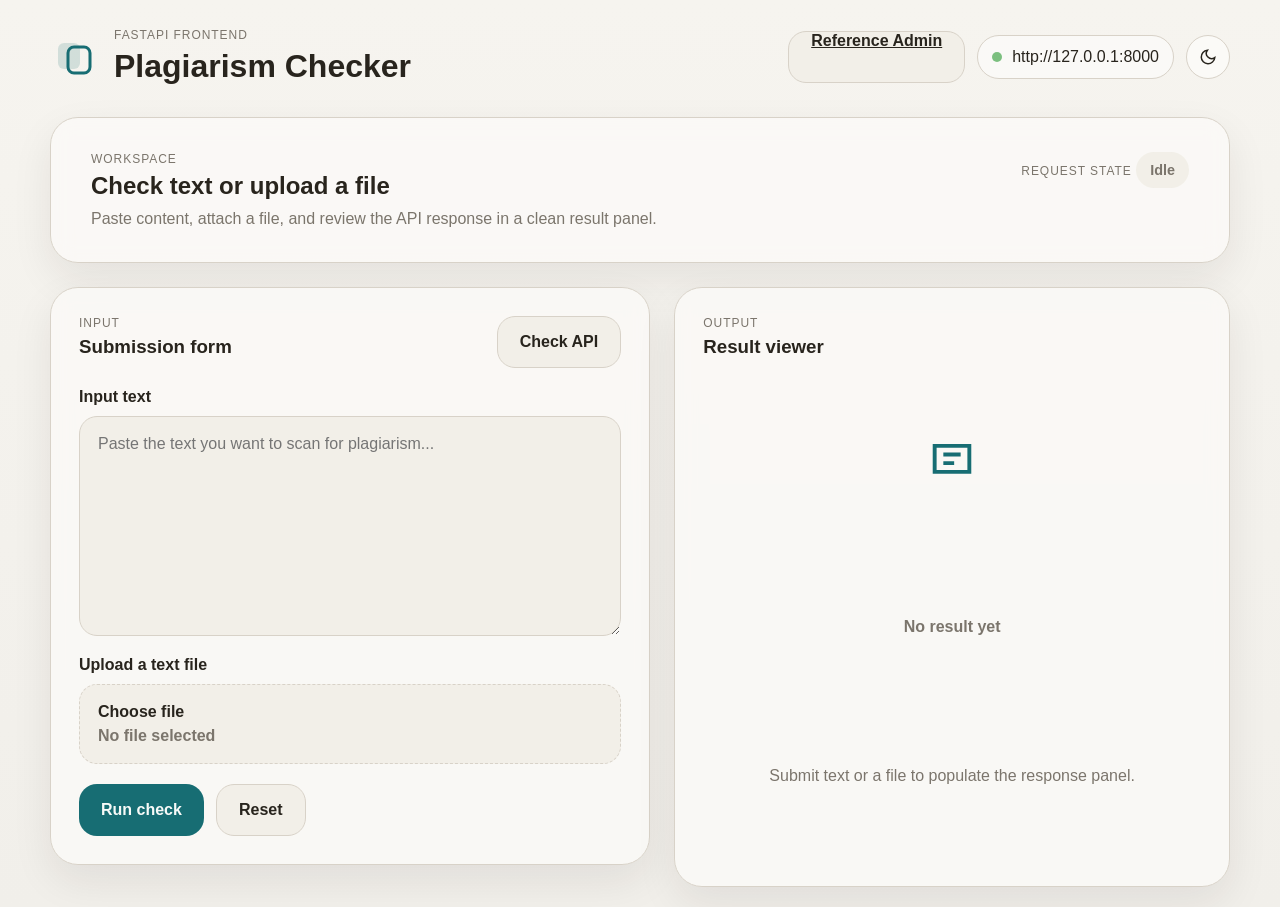
<file: frontend/index.html>
<!DOCTYPE html>
<html lang="en" data-theme="light">
<head>
  <meta charset="UTF-8" />
  <meta name="viewport" content="width=device-width, initial-scale=1.0" />
  <title>Plagiarism Checker UI</title>
  <meta
    name="description"
    content="Minimal frontend for a FastAPI plagiarism detection service."
  />

  <link rel="preconnect" href="https://api.fontshare.com" />
  <link
    href="https://api.fontshare.com/v2/css?f[]=satoshi@400,500,700&display=swap"
    rel="stylesheet"
  />
  <link rel="stylesheet" href="./style.css" />
  <script defer src="./app.js"></script>
</head>
<body>
  <a class="skip-link" href="#main-content">Skip to content</a>

  <header class="topbar">
    <div class="brand">
      <div class="brand-mark" aria-hidden="true">
        <svg viewBox="0 0 48 48" role="img" aria-label="Plagiarism checker logo">
          <rect x="8" y="10" width="22" height="26" rx="6" fill="currentColor" opacity="0.16"></rect>
          <rect x="18" y="14" width="22" height="26" rx="6" fill="none" stroke="currentColor" stroke-width="3"></rect>
        </svg>
      </div>
      <div>
        <p class="eyebrow">FastAPI frontend</p>
        <h1>Plagiarism Checker</h1>
      </div>
    </div>

    <div class="topbar-actions">
      <a class="btn btn-secondary" href="./admin-login.html">Reference Admin</a>
      <div class="backend-chip">
        <span class="dot"></span>
        <span id="backend-url">http://127.0.0.1:8000</span>
      </div>

      <button
        class="icon-button"
        type="button"
        data-theme-toggle
        aria-label="Toggle theme"
        title="Toggle theme"
      >
        <svg width="18" height="18" viewBox="0 0 24 24" fill="none" stroke="currentColor" stroke-width="2">
          <path d="M21 12.79A9 9 0 1 1 11.21 3 7 7 0 0 0 21 12.79z"></path>
        </svg>
      </button>
    </div>
  </header>

  <main id="main-content" class="page-shell">
    <section class="hero-card">
      <div>
        <p class="section-label">Workspace</p>
        <h2>Check text or upload a file</h2>
        <p class="hero-copy">
          Paste content, attach a file, and review the API response in a clean result panel.
        </p>
      </div>

      <div class="hero-state">
        <span class="label">Request state</span>
        <span id="request-state" class="pill neutral">Idle</span>
      </div>
    </section>

    <section class="grid-layout">
      <article class="panel form-panel">
        <div class="panel-head panel-head-split">
          <div>
            <p class="section-label">Input</p>
            <h3>Submission form</h3>
          </div>

          <div class="header-actions">
            <button id="health-btn" class="btn btn-secondary" type="button">
              Check API
            </button>
            <div
              id="health-status"
              class="notice hidden health-inline"
              role="status"
              aria-live="polite"
            ></div>
          </div>
        </div>

        <div id="error-box" class="notice error hidden" aria-live="assertive"></div>

        <form id="plagiarism-form" class="stack" novalidate>


          <div class="field">
            <label for="text">Input text</label>
            <textarea
              id="text"
              name="text"
              rows="10"
              placeholder="Paste the text you want to scan for plagiarism..."
            ></textarea>
          </div>

          <div class="field">
            <span class="label-row">Upload a text file</span>
            <label class="file-drop" for="file">
              <span class="file-drop-title">Choose file</span>
              <span class="file-drop-subtitle" id="file-name">No file selected</span>
              <input
                id="file"
                name="file"
                type="file"
                accept=".txt,.pdf"
              />
            </label>
          </div>

          <div class="action-row">
            <button class="btn btn-primary" type="submit">Run check</button>
            <button id="reset-btn" class="btn btn-ghost" type="reset">Reset</button>
          </div>
        </form>
      </article>

      <article class="panel result-panel">
        <div class="panel-head">
          <div>
            <p class="section-label">Output</p>
            <h3>Result viewer</h3>
          </div>
        </div>

        <div id="empty-state" class="empty-state">
          <div class="empty-icon" aria-hidden="true">
            <svg viewBox="0 0 24 24" fill="none" stroke="currentColor" stroke-width="1.8">
              <path d="M4 5h16v12H4z"></path>
              <path d="M8 9h8M8 13h5"></path>
            </svg>
          </div>
          <h4>No result yet</h4>
          <p>Submit text or a file to populate the response panel.</p>
        </div>

        <div id="result-content" class="result-content hidden">
          <div class="stats-grid">
            <div class="stat-card">
              <span class="stat-label">Message</span>
              <strong id="result-message">—</strong>
            </div>
            <div class="stat-card">
              <span class="stat-label">Input length</span>
              <strong id="result-length">0</strong>
            </div>
            <div class="stat-card">
              <span class="stat-label">Chunks</span>
              <strong id="result-chunks">0</strong>
            </div>
            <div class="stat-card">
              <span class="stat-label">Detected</span>
              <strong id="result-detected">—</strong>
            </div>
          </div>

          <div class="table-wrap">
            <table>
              <thead>
                <tr>
                  <th>Document</th>
                  <th>Similarity</th>
                  <th>Matched Passage</th>
                  <th>Evidence</th>
                </tr>
              </thead>
              <tbody id="matches-body"></tbody>
            </table>
          </div>

          <div class="raw-block">
            <div class="raw-head">
              <span class="section-label">Raw JSON</span>
            </div>
            <pre id="raw-output"></pre>
          </div>
        </div>
      </article>
    </section>
  </main>
</body>
</html>
</file>
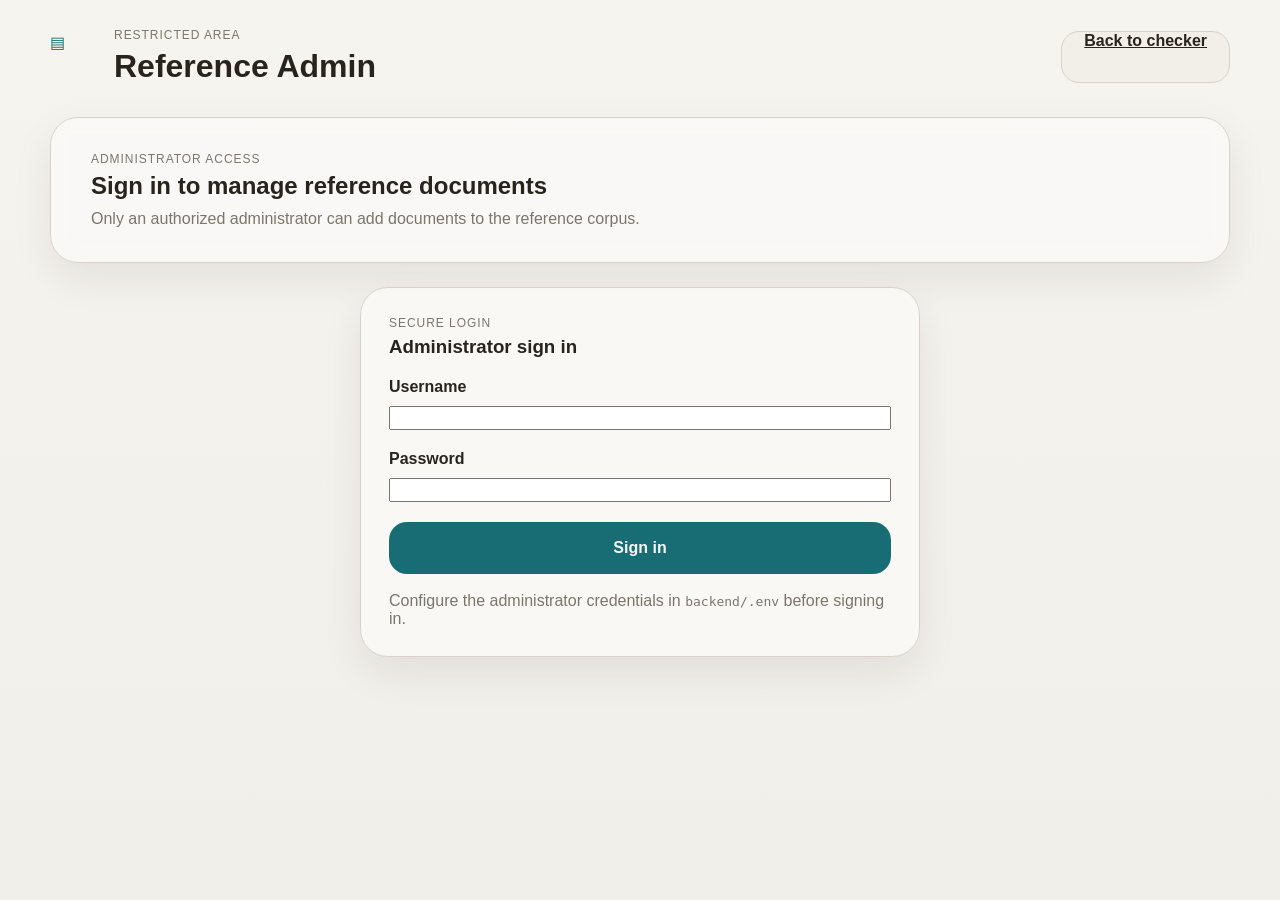
<file: frontend/admin-login.html>
<!DOCTYPE html>
<html lang="en" data-theme="light">
<head>
  <meta charset="UTF-8" />
  <meta name="viewport" content="width=device-width, initial-scale=1.0" />
  <title>Administrator Login | Reference Management</title>
  <link rel="stylesheet" href="./style.css" />
  <link rel="stylesheet" href="./admin.css" />
  <script defer src="./admin-login.js"></script>
</head>
<body>
  <header class="topbar">
    <div class="brand">
      <div class="brand-mark" aria-hidden="true">▤</div>
      <div><p class="eyebrow">Restricted area</p><h1>Reference Admin</h1></div>
    </div>
    <a class="btn btn-secondary" href="./index.html">Back to checker</a>
  </header>
  <main class="page-shell admin-shell">
    <section class="hero-card">
      <div>
        <p class="section-label">Administrator access</p>
        <h2>Sign in to manage reference documents</h2>
        <p class="hero-copy">Only an authorized administrator can add documents to the reference corpus.</p>
      </div>
    </section>
    <section class="panel login-panel">
      <div class="panel-head"><div><p class="section-label">Secure login</p><h3>Administrator sign in</h3></div></div>
      <div id="login-error" class="notice error hidden" role="alert"></div>
      <form id="login-form" class="stack">
        <div class="field">
          <label for="username">Username</label>
          <input id="username" name="username" autocomplete="username" required />
        </div>
        <div class="field">
          <label for="password">Password</label>
          <input id="password" name="password" type="password" autocomplete="current-password" required />
        </div>
        <button class="btn btn-primary" type="submit">Sign in</button>
      </form>
      <p class="field-hint admin-hint">Configure the administrator credentials in <code>backend/.env</code> before signing in.</p>
    </section>
  </main>
</body>
</html>
</file>
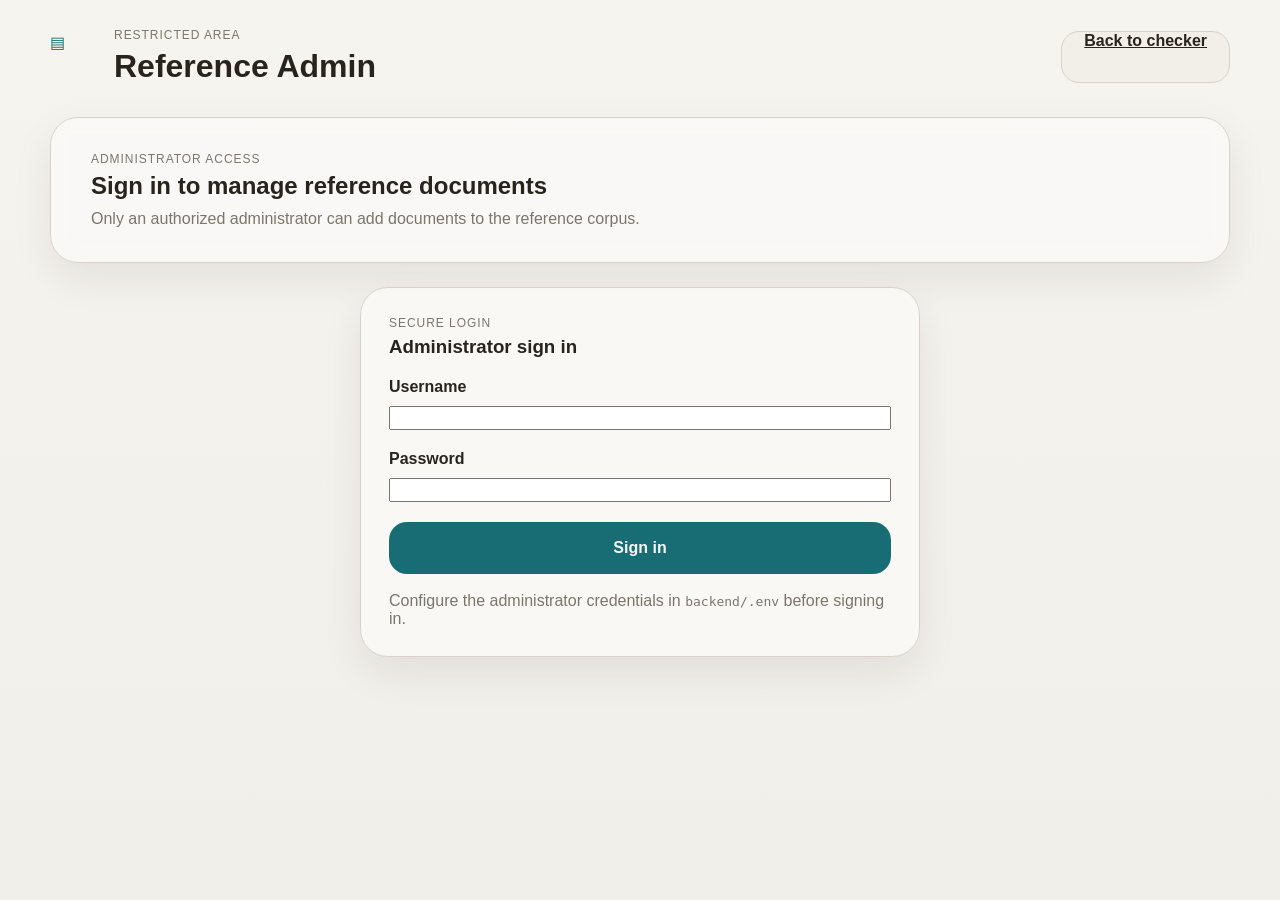
<file: frontend/admin.html>
<!DOCTYPE html>
<html lang="en" data-theme="light">
<head>
  <meta charset="UTF-8" />
  <meta name="viewport" content="width=device-width, initial-scale=1.0" />
  <title>Reference Management</title>
  <link rel="stylesheet" href="./style.css" />
  <link rel="stylesheet" href="./admin.css" />
  <script defer src="./admin.js"></script>
</head>
<body>
  <header class="topbar">
    <div class="brand">
      <div class="brand-mark" aria-hidden="true">▤</div>
      <div><p class="eyebrow">Administrator workspace</p><h1>Reference Management</h1></div>
    </div>
    <div class="topbar-actions">
      <a class="btn btn-secondary" href="./index.html">Plagiarism checker</a>
      <button id="logout-btn" class="btn btn-ghost" type="button">Log out</button>
    </div>
  </header>

  <main class="page-shell admin-shell">
    <section class="hero-card">
      <div>
        <p class="section-label">Reference corpus</p>
        <h2>Add and manage source documents</h2>
        <p class="hero-copy">Upload 1–5 PDF or TXT files per batch. Each successful upload is extracted, chunked, embedded and added to the FAISS search index.</p>
      </div>
      <div class="hero-state"><span class="label">Session</span><span class="pill success">Administrator</span></div>
    </section>

    <section class="grid-layout admin-grid">
      <article class="panel">
        <div class="panel-head"><div><p class="section-label">New references</p><h3>Upload documents</h3></div></div>
        <div id="upload-message" class="notice hidden" role="status"></div>
        <form id="upload-form" class="stack">
          <div class="field">
            <label for="reference-files">Select reference documents</label>
            <input id="reference-files" type="file" accept=".pdf,.txt,application/pdf,text/plain" multiple required />
            <p class="field-hint">Select between 1 and 5 files. Maximum 5 MB per file. Scanned PDFs without a text layer are not supported.</p>
            <p id="selected-files" class="field-hint">No files selected.</p>
          </div>
          <button id="upload-btn" class="btn btn-primary" type="submit">Upload and index</button>
        </form>
      </article>

      <article class="panel">
        <div class="panel-head"><div><p class="section-label">Corpus status</p><h3>Reference documents</h3></div><button id="refresh-btn" class="btn btn-secondary" type="button">Refresh</button></div>
        <div class="stats-grid">
          <div class="stat-card"><span class="stat-label">Managed documents</span><strong id="document-count">—</strong></div>
          <div class="stat-card"><span class="stat-label">Indexed chunks added</span><strong id="chunk-count">—</strong></div>
        </div>
        <div id="list-error" class="notice error hidden" role="alert"></div>
        <div class="table-wrap admin-table-wrap">
          <table>
            <thead><tr><th>Document</th><th>Format</th><th>Status</th><th>Added</th></tr></thead>
            <tbody id="documents-body"><tr><td colspan="4">Loading reference documents…</td></tr></tbody>
          </table>
        </div>
      </article>
    </section>
  </main>
</body>
</html>
</file>
<file: frontend/style.css>
:root,
[data-theme="light"] {
  --bg: #f6f4ef;
  --surface: #fbfaf7;
  --surface-2: #f2efe8;
  --border: #d8d2c8;
  --text: #28241d;
  --muted: #7b756c;
  --primary: #176d73;
  --primary-hover: #11565b;
  --success-bg: #dde8df;
  --success-text: #285c32;
  --error-bg: #f4dede;
  --error-text: #8a2932;
  --warning-bg: #efe4d4;
  --warning-text: #8a5a20;
  --shadow: 0 16px 40px rgba(36, 30, 20, 0.08);
  --radius-lg: 24px;
  --radius-md: 18px;
  --radius-sm: 12px;
}

[data-theme="dark"] {
  --bg: #171614;
  --surface: #201f1c;
  --surface-2: #2b2925;
  --border: #3a3731;
  --text: #ece7de;
  --muted: #a39c92;
  --primary: #66a7b0;
  --primary-hover: #87bcc3;
  --success-bg: #24352a;
  --success-text: #bee2c5;
  --error-bg: #402327;
  --error-text: #f0c2c8;
  --warning-bg: #3d3124;
  --warning-text: #f0d2a6;
  --shadow: 0 18px 44px rgba(0, 0, 0, 0.28);
}

*,
*::before,
*::after {
  box-sizing: border-box;
}

html {
  color-scheme: light dark;
}

body {
  margin: 0;
  min-height: 100vh;
  font-family: "Satoshi", sans-serif;
  background: linear-gradient(180deg, var(--bg), #f1efea);
  color: var(--text);
}

a,
button,
input,
textarea {
  font: inherit;
}

button {
  cursor: pointer;
  border: 0;
}

.skip-link {
  position: absolute;
  left: -9999px;
}

.skip-link:focus {
  left: 16px;
  top: 16px;
  z-index: 100;
  background: var(--surface);
  color: var(--text);
  padding: 0.75rem 1rem;
  border-radius: 10px;
}

.topbar {
  max-width: 1220px;
  margin: 0 auto;
  padding: 28px 20px 12px;
  display: flex;
  justify-content: space-between;
  align-items: center;
  gap: 20px;
}

.brand {
  display: flex;
  align-items: center;
  gap: 16px;
}

.brand-mark {
  width: 48px;
  height: 48px;
  color: var(--primary);
}

.eyebrow,
.section-label,
.label {
  margin: 0 0 6px;
  text-transform: uppercase;
  letter-spacing: 0.08em;
  font-size: 0.75rem;
  color: var(--muted);
}

.brand h1,
.hero-card h2,
.panel h3,
.empty-state h4 {
  margin: 0;
}

.topbar-actions {
  display: flex;
  align-items: center;
  gap: 12px;
}

.backend-chip {
  display: flex;
  align-items: center;
  gap: 10px;
  min-height: 44px;
  padding: 0 14px;
  border: 1px solid var(--border);
  border-radius: 999px;
  background: rgba(255, 255, 255, 0.45);
}

.dot {
  width: 10px;
  height: 10px;
  border-radius: 999px;
  background: #7bbf7f;
}

.icon-button {
  width: 44px;
  height: 44px;
  display: grid;
  place-items: center;
  border: 1px solid var(--border);
  border-radius: 999px;
  background: var(--surface);
  color: var(--text);
}

.page-shell {
  max-width: 1220px;
  margin: 0 auto;
  padding: 20px;
}

.hero-card,
.panel {
  background: rgba(251, 250, 247, 0.84);
  border: 1px solid var(--border);
  border-radius: 28px;
  box-shadow: var(--shadow);
  backdrop-filter: blur(10px);
}

.hero-card {
  padding: 34px 40px;
  display: flex;
  justify-content: space-between;
  align-items: flex-start;
  gap: 24px;
  margin-bottom: 24px;
}

.hero-copy {
  margin: 10px 0 0;
  color: var(--muted);
}

.hero-state {
  text-align: right;
}

.pill {
  display: inline-flex;
  align-items: center;
  justify-content: center;
  min-height: 36px;
  padding: 0 14px;
  border-radius: 999px;
  font-weight: 600;
  font-size: 0.9rem;
}

.pill.neutral {
  background: var(--surface-2);
  color: var(--muted);
}

.pill.success {
  background: var(--success-bg);
  color: var(--success-text);
}

.pill.warning {
  background: var(--warning-bg);
  color: var(--warning-text);
}

.pill.error {
  background: var(--error-bg);
  color: var(--error-text);
}

.grid-layout {
  display: grid;
  grid-template-columns: 1.08fr 1fr;
  gap: 24px;
  align-items: start;
}

.panel {
  padding: 28px;
}

.panel-head {
  display: flex;
  justify-content: space-between;
  align-items: center;
  gap: 16px;
  margin-bottom: 20px;
}

.panel-head-split {
  align-items: flex-start;
}

.header-actions {
  display: flex;
  flex-direction: column;
  align-items: flex-end;
  gap: 10px;
}

.stack {
  display: flex;
  flex-direction: column;
  gap: 20px;
}

.field {
  display: flex;
  flex-direction: column;
  gap: 10px;
}

.field label,
.label-row {
  font-weight: 700;
}

.field-hint {
  margin: 0;
  color: var(--muted);
}

input[type="url"],
input[type="email"],
textarea {
  width: 100%;
  border: 1px solid var(--border);
  background: var(--surface-2);
  color: var(--text);
  border-radius: 18px;
  padding: 18px 18px;
  outline: none;
}

textarea {
  resize: vertical;
  min-height: 220px;
}

input:focus,
textarea:focus {
  border-color: var(--primary);
  box-shadow: 0 0 0 4px rgba(23, 109, 115, 0.12);
}

.file-drop {
  display: flex;
  flex-direction: column;
  gap: 6px;
  border: 1px dashed var(--border);
  border-radius: 18px;
  background: var(--surface-2);
  padding: 18px;
  cursor: pointer;
}

.file-drop input {
  display: none;
}

.file-drop-title {
  font-weight: 700;
}

.file-drop-subtitle {
  color: var(--muted);
}

.check-row {
  display: flex;
  align-items: center;
}

.checkbox {
  display: inline-flex;
  gap: 10px;
  align-items: center;
}

.action-row {
  display: flex;
  flex-wrap: wrap;
  gap: 12px;
}

.btn {
  min-height: 52px;
  padding: 0 22px;
  border-radius: 18px;
  font-weight: 700;
  transition: 180ms ease;
}

.btn-primary {
  background: var(--primary);
  color: #f7faf8;
}

.btn-primary:hover {
  background: var(--primary-hover);
}

.btn-secondary,
.btn-ghost {
  border: 1px solid var(--border);
  background: var(--surface-2);
  color: var(--text);
}

.btn-secondary:hover,
.btn-ghost:hover,
.icon-button:hover {
  transform: translateY(-1px);
}

.notice {
  border-radius: 16px;
  padding: 14px 16px;
  font-size: 0.95rem;
}

.notice.success {
  background: var(--success-bg);
  color: var(--success-text);
}

.notice.error {
  background: var(--error-bg);
  color: var(--error-text);
}

.health-inline {
  min-width: 200px;
  max-width: 300px;
  word-break: break-word;
  display: none !important;
}

.hidden {
  display: none !important;
}

.empty-state {
  min-height: 480px;
  display: grid;
  place-items: center;
  text-align: center;
  color: var(--muted);
}

.empty-icon {
  width: 52px;
  height: 52px;
  margin: 0 auto 16px;
  color: var(--primary);
}

.result-content {
  display: flex;
  flex-direction: column;
  gap: 20px;
}

.stats-grid {
  display: grid;
  grid-template-columns: repeat(2, minmax(0, 1fr));
  gap: 14px;
}

.stat-card {
  border: 1px solid var(--border);
  background: var(--surface-2);
  border-radius: 18px;
  padding: 16px;
}

.stat-label {
  display: block;
  margin-bottom: 8px;
  color: var(--muted);
  font-size: 0.88rem;
}

.table-wrap {
  overflow: auto;
  border: 1px solid var(--border);
  border-radius: 18px;
  background: var(--surface-2);
}

table {
  width: 100%;
  border-collapse: collapse;
}

th,
td {
  padding: 14px 16px;
  text-align: left;
  vertical-align: top;
  border-bottom: 1px solid var(--border);
}

th {
  font-size: 0.88rem;
  color: var(--muted);
  background: rgba(0, 0, 0, 0.02);
}

.raw-block {
  border: 1px solid var(--border);
  border-radius: 18px;
  background: var(--surface-2);
  overflow: hidden;
}

.raw-head {
  padding: 14px 16px;
  border-bottom: 1px solid var(--border);
}

pre {
  margin: 0;
  padding: 16px;
  white-space: pre-wrap;
  word-break: break-word;
  overflow: auto;
}

@media (max-width: 980px) {
  .grid-layout {
    grid-template-columns: 1fr;
  }

  .hero-card {
    flex-direction: column;
  }

  .hero-state {
    text-align: left;
  }
}

@media (max-width: 720px) {
  .topbar {
    flex-direction: column;
    align-items: flex-start;
  }

  .panel-head,
  .panel-head-split {
    flex-direction: column;
    align-items: flex-start;
  }

  .header-actions {
    width: 100%;
    align-items: stretch;
  }

  .health-inline {
    max-width: none;
    min-width: 0;
  }

  .stats-grid {
    grid-template-columns: 1fr;
  }

  .action-row {
    flex-direction: column;
  }

  .btn {
    width: 100%;
  }
}


mark {
  background: #ffe082;
  color: #222;
  padding: 2px 4px;
  border-radius: 4px;
  font-weight: 600;
}
</file>
<file: frontend/admin.css>
.admin-shell { max-width: 1220px; }
.login-panel { max-width: 560px; margin: 0 auto; }
.admin-hint { margin-top: 18px; }
.admin-grid { grid-template-columns: minmax(300px, 0.8fr) minmax(0, 1.4fr); }
.admin-table-wrap { margin-top: 18px; max-height: 560px; }
.admin-table-wrap td, .admin-table-wrap th { overflow-wrap: anywhere; }
#reference-files { padding: 12px; border: 1px solid var(--border); border-radius: 12px; background: var(--surface-2); }
button:disabled { opacity: 0.65; cursor: wait; }
@media (max-width: 980px) { .admin-grid { grid-template-columns: 1fr; } }
</file>
